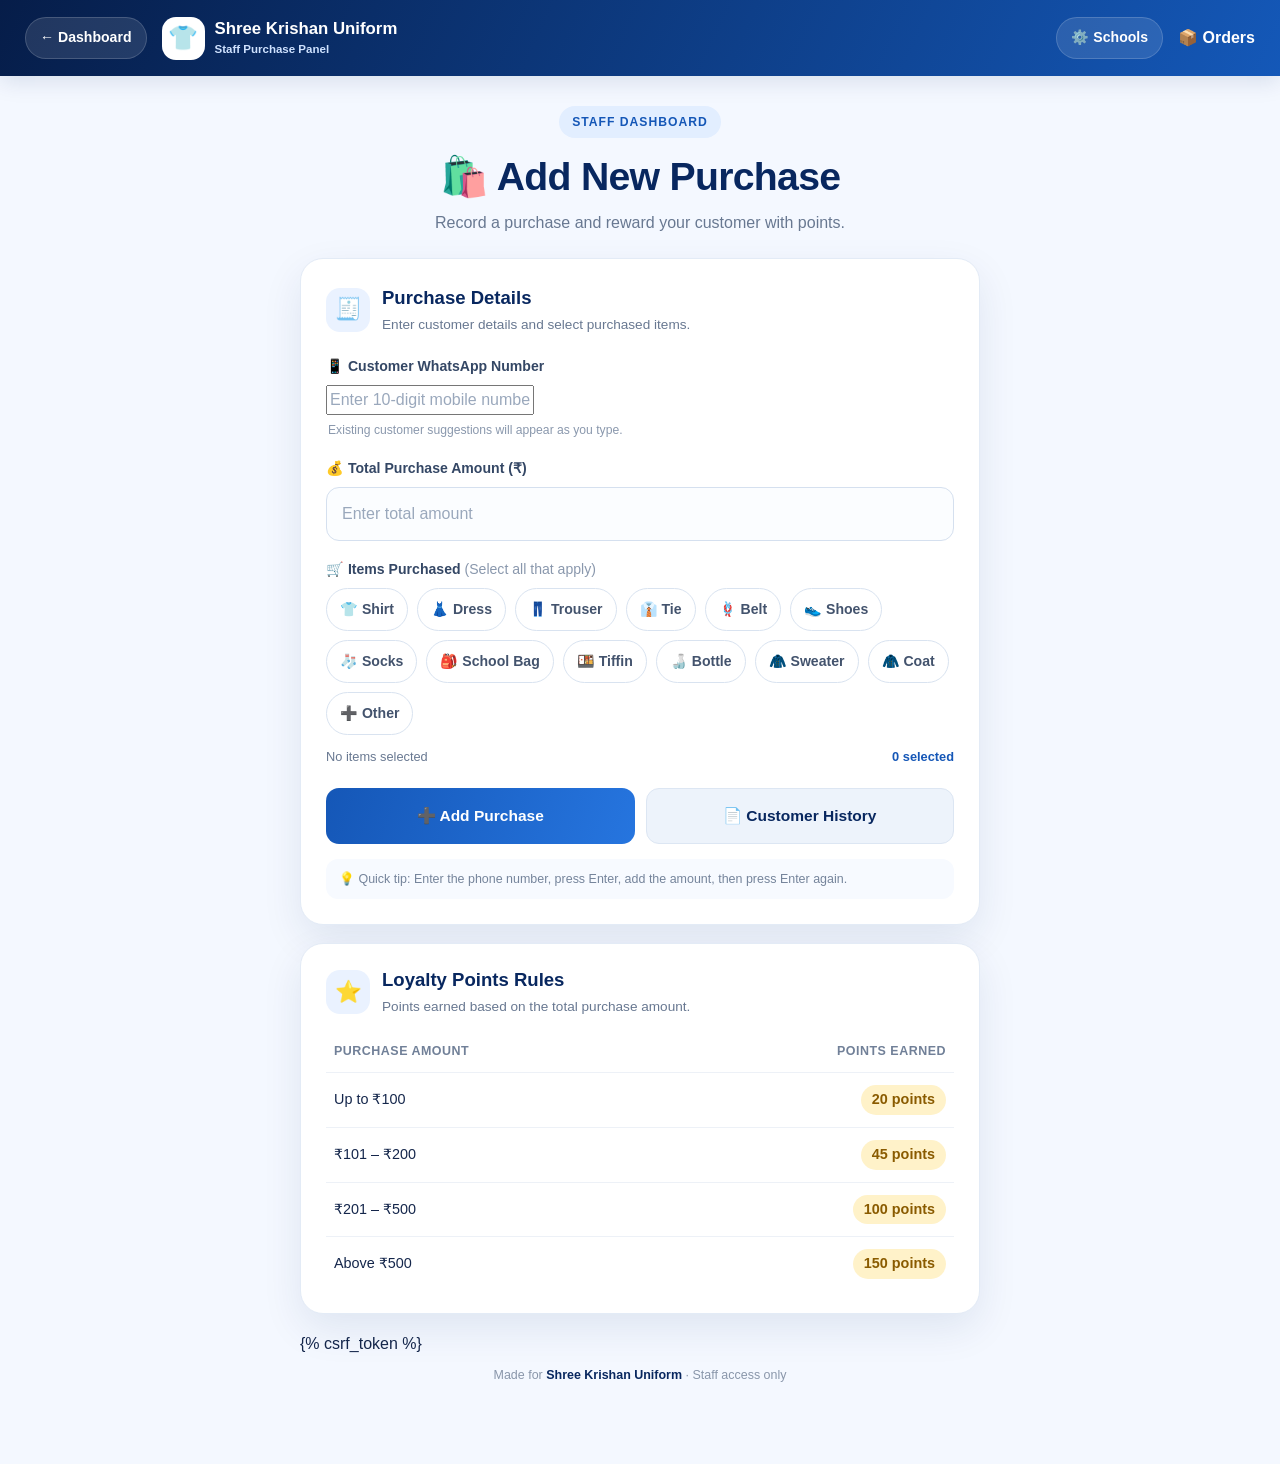
<file: shop/templates/shop/staff.html>
<!DOCTYPE html>
<html lang="en">
<head>
  <meta charset="UTF-8">
  <meta name="viewport" content="width=device-width, initial-scale=1">
  <meta name="theme-color" content="#08275f">
  <title>Add Purchase | Shree Krishan Uniform</title>
  <style>
    :root{
      --navy:#08275f;--blue:#1557b7;--blue2:#2675df;--sky:#edf5ff;
      --green:#19b95d;--gold:#ffc928;--ink:#14264b;--muted:#687891;
      --line:#e3ebf6;--shadow:0 15px 40px rgba(8,39,95,.09);
    }
    *{box-sizing:border-box}
    body{margin:0;font-family:Inter,"Segoe UI",Arial,sans-serif;background:#f4f8ff;color:var(--ink);line-height:1.5}
    button,input{font:inherit}
    .topbar{background:linear-gradient(115deg,#061d49,#1458b8);color:#fff;box-shadow:0 5px 22px #08275f20}
    .nav{width:100%;max-width:none;margin:0;min-height:76px;padding:12px 25px;display:flex;align-items:center;gap:15px}
    .back,.schools{color:#fff;text-decoration:none;background:#ffffff1c;border:1px solid #ffffff2b;padding:9px 14px;border-radius:999px;font-size:.88rem;font-weight:750;white-space:nowrap;transition:.2s}
    .back:hover,.schools:hover{background:#ffffff30;transform:translateY(-2px)}
    .brand{display:flex;align-items:center;gap:10px;font-size:1.05rem;font-weight:900;line-height:1.1}
    .brand-icon{width:43px;height:43px;border-radius:14px;background:#fff;color:var(--blue);display:grid;place-items:center;font-size:1.5rem}
    .brand small{display:block;color:#cfe2ff;font-size:.72rem;font-weight:600;margin-top:4px}
    .schools{margin-left:auto}
    .wrap{width:min(100% - 30px,680px);margin:30px auto 55px}
    .page-title{text-align:center;margin:0 0 23px}
    .page-title .pill{display:inline-block;background:#e2eeff;color:var(--blue);font-weight:850;font-size:.76rem;letter-spacing:1px;text-transform:uppercase;padding:7px 13px;border-radius:999px}
    .page-title h1{font-size:clamp(1.8rem,4vw,2.45rem);color:var(--navy);margin:10px 0 4px;letter-spacing:-.7px}
    .page-title p{color:var(--muted);margin:0}
    .card{background:#fff;border:1px solid var(--line);border-radius:23px;padding:25px;margin-bottom:18px;box-shadow:var(--shadow)}
    .card-head{display:flex;align-items:center;gap:12px;margin-bottom:21px}
    .head-icon{width:44px;height:44px;flex:0 0 44px;display:grid;place-items:center;border-radius:14px;background:#eaf2ff;font-size:1.35rem}
    .card h2{font-size:1.16rem;color:var(--navy);margin:0}
    .card-head p{margin:3px 0 0;color:var(--muted);font-size:.85rem}
    label{display:block;font-size:.88rem;font-weight:800;color:#344765;margin:0 0 8px}
    .field{margin-bottom:18px}
    .input-wrap{position:relative}
    input[type=tel],input[type=number]{width:100%;padding:14px 15px;border:1.5px solid #d5e0ef;border-radius:13px;background:#fbfdff;color:var(--ink);font-size:1rem;outline:none;transition:.2s}
    input:focus{border-color:var(--blue2);box-shadow:0 0 0 4px #2675df18;background:#fff}
    input::placeholder{color:#9aa8bc}
    .field-note{font-size:.76rem;color:#8a98ad;margin:6px 2px 0}
    .chips{display:flex;flex-wrap:wrap;gap:9px}
    .chip{padding:10px 13px;border:1.5px solid #d9e3f0;border-radius:999px;background:#fff;font-size:.88rem;cursor:pointer;color:#43536d;font-weight:700;transition:transform .18s,border-color .18s,background .18s}
    .chip:hover{transform:translateY(-2px);border-color:#8db5ed}
    .chip.on{background:var(--navy);border-color:var(--navy);color:#fff;box-shadow:0 5px 13px #08275f25}
    .selected-line{display:flex;justify-content:space-between;gap:10px;align-items:center;margin-top:12px;color:var(--muted);font-size:.8rem}
    .selected-line strong{color:var(--blue)}
    .preview{display:none;margin:16px 0 18px;padding:14px 16px;border-radius:15px;background:linear-gradient(100deg,#eaf3ff,#fff8e3);border:1px solid #dce9fa;color:#214a84}
    .preview strong{display:block;color:var(--navy);font-size:1.16rem;margin-top:2px}
    .preview small{color:#637590}
    .actions{display:grid;grid-template-columns:1fr 1fr;gap:11px;margin-top:22px}
    .btn{border:0;border-radius:13px;padding:15px 14px;font-weight:900;font-size:.97rem;cursor:pointer;transition:transform .2s,box-shadow .2s,background .2s}
    .btn:hover{transform:translateY(-2px);box-shadow:0 9px 20px #08275f20}
    .btn:disabled{opacity:.65;cursor:wait;transform:none}
    .btn-primary{background:linear-gradient(110deg,#1557b7,#2675df);color:#fff}
    .btn-secondary{background:#edf3fb;color:var(--navy);border:1px solid #dce6f3}
    .tip{margin-top:15px;padding:11px 13px;background:#f7faff;border-radius:12px;color:#75849b;font-size:.78rem}
    .result{display:none;overflow:hidden}
    .result.ok{border-color:#bde8cb}
    .result.err{border-color:#f2c7c7}
    .result-title{display:flex;align-items:center;gap:9px;font-size:1.12rem;font-weight:900;color:#168044;margin-bottom:8px}
    .result.err .result-title{color:#bd3030}
    .result-message{color:#53647d;font-size:.92rem;overflow-wrap:anywhere}
    .stats{display:grid;grid-template-columns:1fr 1fr;gap:12px;margin:18px 0}
    .stat{background:#f2f7ff;border-radius:15px;padding:15px;text-align:center}
    .stat b{display:block;font-size:1.8rem;line-height:1.2;color:var(--navy)}
    .stat span{font-size:.78rem;color:var(--muted);font-weight:700}
    .wa{display:flex;justify-content:center;align-items:center;gap:8px;text-align:center;background:var(--green);color:#fff;text-decoration:none;padding:14px;border-radius:13px;font-weight:900;transition:.2s}
    .wa:hover{background:#119d4c;transform:translateY(-2px)}
    .sent-note{margin-top:10px;text-align:center;color:#168044;font-size:.8rem;font-weight:750}
    .rules-card{padding:22px 25px}
    .rules-card .card-head{margin-bottom:12px}
    table{width:100%;border-collapse:collapse;font-size:.9rem}
    td,th{padding:12px 8px;border-bottom:1px solid #edf1f7;text-align:left}
    th{color:#718098;font-size:.78rem;text-transform:uppercase;letter-spacing:.5px}
    td:last-child,th:last-child{text-align:right}
    tr:last-child td{border-bottom:0}
    .points-badge{display:inline-block;background:#fff2c9;color:#8a5b00;font-weight:900;padding:4px 11px;border-radius:99px}
    .footer{text-align:center;color:#8996aa;font-size:.78rem;padding:10px 0 25px}
    .footer strong{color:var(--navy)}
    @media(max-width:540px){
      .nav{display:flex;align-items:center;justify-content:space-between;flex-wrap:nowrap;gap:8px;padding:10px 13px}.back,.schools,.nav>a:last-child{flex-shrink:0;white-space:nowrap}
      .brand{flex:1;min-width:0;margin:0;font-size:.88rem;gap:7px}      
      .brand-icon{width:37px;height:37px;font-size:1.25rem}
      .back,.schools{font-size:.77rem;padding:8px 10px}
      .wrap{margin-top:23px}
      .card{padding:20px 17px;border-radius:19px}
      .actions{grid-template-columns:1fr}
      .chip{font-size:.82rem;padding:9px 11px}
    }
    @media(prefers-reduced-motion:reduce){*,*::before,*::after{transition:none!important;scroll-behavior:auto!important}}
  </style>
</head>
<body>
  <header class="topbar">
    <div class="nav">
      <a class="back" href="/dashboard/">← Dashboard</a>
      <div class="brand"><span class="brand-icon">👕</span><span>Shree Krishan Uniform<small>Staff Purchase Panel</small></span></div>
      <a class="schools" href="/manage/">⚙️ Schools</a>
      <a href="/orders/" style="color: white; font-weight: bold; text-decoration: none;">📦 Orders</a>
    </div>
  </header>

  <main class="wrap">
    <div class="page-title">
      <span class="pill">Staff dashboard</span>
      <h1>🛍️ Add New Purchase</h1>
      <p>Record a purchase and reward your customer with points.</p>
    </div>

    <section class="card">
      <div class="card-head">
        <span class="head-icon">🧾</span>
        <div><h2>Purchase Details</h2><p>Enter customer details and select purchased items.</p></div>
      </div>

      <div class="field">
        <label for="phone">📱 Customer WhatsApp Number</label>
        <input id="phone" list="phones" autocomplete="off" inputmode="numeric" maxlength="10"
               placeholder="Enter 10-digit mobile number">
        <datalist id="phones"></datalist>
        <div class="field-note">Existing customer suggestions will appear as you type.</div>
      </div>

      <div class="field">
        <label for="amount">💰 Total Purchase Amount (₹)</label>
        <input id="amount" type="number" inputmode="decimal" min="1" step="0.01" placeholder="Enter total amount">
      </div>

      <div class="field">
        <label>🛒 Items Purchased <span style="font-weight:500;color:#8a98ad">(Select all that apply)</span></label>
        <div class="chips" id="chips">
          <button type="button" class="chip" data-item="Shirt">👕 Shirt</button>
          <button type="button" class="chip" data-item="Dress">👗 Dress</button>
          <button type="button" class="chip" data-item="Trouser">👖 Trouser</button>
          <button type="button" class="chip" data-item="Tie">👔 Tie</button>
          <button type="button" class="chip" data-item="Belt">🪢 Belt</button>
          <button type="button" class="chip" data-item="Shoes">👟 Shoes</button>
          <button type="button" class="chip" data-item="Socks">🧦 Socks</button>
          <button type="button" class="chip" data-item="School Bag">🎒 School Bag</button>
          <button type="button" class="chip" data-item="Tiffin">🍱 Tiffin</button>
          <button type="button" class="chip" data-item="Bottle">🍶 Bottle</button>
          <button type="button" class="chip" data-item="Sweater">🧥 Sweater</button>
          <button type="button" class="chip" data-item="Coat">🧥 Coat</button>
          <button type="button" class="chip" data-item="Other">➕ Other</button>
        </div>
        <div class="selected-line"><span id="selectedText">No items selected</span><strong id="selectedCount">0 selected</strong></div>
      </div>

      <div class="preview" id="preview">
        ⭐ Estimated points for this purchase
        <strong id="previewPoints">0 points</strong>
        <small>Points are calculated according to the purchase amount.</small>
      </div>

      <div class="actions">
        <button class="btn btn-primary" id="addBtn" type="button" onclick="addPurchase()">➕ Add Purchase</button>
        <button class="btn btn-secondary" type="button" onclick="openHistory()">📄 Customer History</button>
      </div>
      <div class="tip">💡 Quick tip: Enter the phone number, press Enter, add the amount, then press Enter again.</div>
    </section>

    <section class="card result" id="result" aria-live="polite"></section>

    <section class="card rules-card">
      <div class="card-head">
        <span class="head-icon">⭐</span>
        <div><h2>Loyalty Points Rules</h2><p>Points earned based on the total purchase amount.</p></div>
      </div>
      <table>
        <thead><tr><th>Purchase Amount</th><th>Points Earned</th></tr></thead>
        <tbody>
          <tr><td>Up to ₹100</td><td><span class="points-badge">20 points</span></td></tr>
          <tr><td>₹101 – ₹200</td><td><span class="points-badge">45 points</span></td></tr>
          <tr><td>₹201 – ₹500</td><td><span class="points-badge">100 points</span></td></tr>
          <tr><td>Above ₹500</td><td><span class="points-badge">150 points</span></td></tr>
        </tbody>
      </table>
    </section>

    {% csrf_token %}
    <div class="footer">Made for <strong>Shree Krishan Uniform</strong> · Staff access only</div>
  </main>

  <script>
    const phoneEl = document.getElementById('phone');
    const amountEl = document.getElementById('amount');
    const listEl = document.getElementById('phones');
    const previewEl = document.getElementById('preview');
    const previewPointsEl = document.getElementById('previewPoints');
    const resultEl = document.getElementById('result');
    const addBtn = document.getElementById('addBtn');
    let searchTimer;

    // Keep this rule in sync with get_points() in views.py.
    function pointsFor(amount) {
      if (amount <= 100) return 20;
      if (amount <= 200) return 45;
      if (amount <= 500) return 100;
      return 150;
    }

    // Pre-fill phone number when redirected from the homepage.
    const initialPhone = new URLSearchParams(location.search).get('phone');
    if (initialPhone) phoneEl.value = initialPhone;

    // Customer number suggestions (debounced to avoid repeated requests).
    phoneEl.addEventListener('input', () => {
      clearTimeout(searchTimer);
      const q = phoneEl.value.trim();
      if (q.length < 2) { listEl.innerHTML = ''; return; }
      searchTimer = setTimeout(async () => {
        try {
          const response = await fetch('/search/?q=' + encodeURIComponent(q));
          if (!response.ok) return;
          const data = await response.json();
          listEl.innerHTML = (data.results || []).map(c =>
            '<option value="' + escapeHtml(c.phone) + '">' +
            escapeHtml(c.points) + ' points</option>'
          ).join('');
        } catch (error) {
          console.error('Customer search failed:', error);
        }
      }, 250);
    });

    function escapeHtml(value) {
      return String(value ?? '').replace(/[&<>"']/g, char => ({
        '&':'&amp;','<':'&lt;','>':'&gt;','"':'&quot;',"'":'&#39;'
      }[char]));
    }

    // Live points preview.
    amountEl.addEventListener('input', updatePreview);
    function updatePreview() {
      const amount = Number(amountEl.value);
      if (Number.isFinite(amount) && amount > 0) {
        previewPointsEl.textContent = pointsFor(amount) + ' points';
        previewEl.style.display = 'block';
      } else {
        previewEl.style.display = 'none';
      }
    }

    // Enter key shortcuts.
    phoneEl.addEventListener('keydown', event => {
      if (event.key === 'Enter') { event.preventDefault(); amountEl.focus(); }
    });
    amountEl.addEventListener('keydown', event => {
      if (event.key === 'Enter') { event.preventDefault(); addPurchase(); }
    });

    // Select multiple purchased items.
    document.querySelectorAll('.chip').forEach(chip => {
      chip.addEventListener('click', () => {
        chip.classList.toggle('on');
        updateSelectedItems();
      });
    });
    function selectedItems() {
      return [...document.querySelectorAll('.chip.on')].map(chip => chip.dataset.item).join(',');
    }
    function updateSelectedItems() {
      const selected = [...document.querySelectorAll('.chip.on')].map(chip => chip.textContent.trim());
      document.getElementById('selectedText').textContent = selected.length ? selected.join(' · ') : 'No items selected';
      document.getElementById('selectedCount').textContent = selected.length + (selected.length === 1 ? ' selected' : ' selected');
    }

    function openHistory() {
      const phone = phoneEl.value.trim();
      if (!/^\d{10}$/.test(phone)) {
        alert('Please enter a valid 10-digit mobile number first.');
        phoneEl.focus();
        return;
      }
      window.location.href = '/history/' + encodeURIComponent(phone) + '/';
    }

    function showError(message) {
      resultEl.style.display = 'block';
      resultEl.className = 'card result err';
      resultEl.innerHTML = '<div class="result-title">❌ Purchase could not be added</div>' +
        '<div class="result-message">' + escapeHtml(message || 'Something went wrong. Please try again.') + '</div>';
      resultEl.scrollIntoView({behavior:'smooth', block:'nearest'});
    }

    async function addPurchase() {
      const phone = phoneEl.value.trim();
      const amount = Number(amountEl.value);
      if (!/^\d{10}$/.test(phone)) {
        showError('Please enter a valid 10-digit customer phone number.');
        phoneEl.focus();
        return;
      }
      if (!Number.isFinite(amount) || amount <= 0) {
        showError('Please enter a purchase amount greater than ₹0.');
        amountEl.focus();
        return;
      }

      const csrf = document.querySelector('[name=csrfmiddlewaretoken]');
      const body = new URLSearchParams({
        phone: phone,
        amount: amountEl.value,
        items: selectedItems()
      });

      addBtn.disabled = true;
      addBtn.textContent = '⏳ Saving Purchase...';
      try {
        const response = await fetch('/purchase/', {
          method: 'POST',
          headers: {
            'X-CSRFToken': csrf ? csrf.value : '',
            'X-Requested-With': 'XMLHttpRequest'
          },
          body: body
        });
        const data = await response.json();
        if (!response.ok || !data.success) {
          showError(data.message || 'Unable to save this purchase.');
          return;
        }

        resultEl.style.display = 'block';
        resultEl.className = 'card result ok';
        resultEl.innerHTML =
          '<div class="result-title">✅ Purchase Added Successfully!</div>' +
          '<div class="result-message">' + escapeHtml(data.message || 'The purchase has been recorded.') + '</div>' +
          '<div class="stats">' +
            '<div class="stat"><b>' + escapeHtml(data.points_earned) + '</b><span>Points earned today</span></div>' +
            '<div class="stat"><b>' + escapeHtml(data.total_points) + '</b><span>Customer total points</span></div>' +
          '</div>' +
          (data.whatsapp_sent ? '<div class="sent-note">✅ WhatsApp message sent automatically.</div>' : '') +
          (data.whatsapp_link ? '<a class="wa" href="' + escapeHtml(data.whatsapp_link) + '" target="_blank" rel="noopener noreferrer">📲 Send WhatsApp Message</a>' : '');

        amountEl.value = '';
        document.querySelectorAll('.chip.on').forEach(chip => chip.classList.remove('on'));
        updateSelectedItems();
        previewEl.style.display = 'none';
        resultEl.scrollIntoView({behavior:'smooth', block:'nearest'});
        phoneEl.focus();
      } catch (error) {
        console.error('Add purchase failed:', error);
        showError('Network or server error. Please try again.');
      } finally {
        addBtn.disabled = false;
        addBtn.textContent = '➕ Add Purchase';
      }
    }
  </script>
</body>
</html>
</file>
